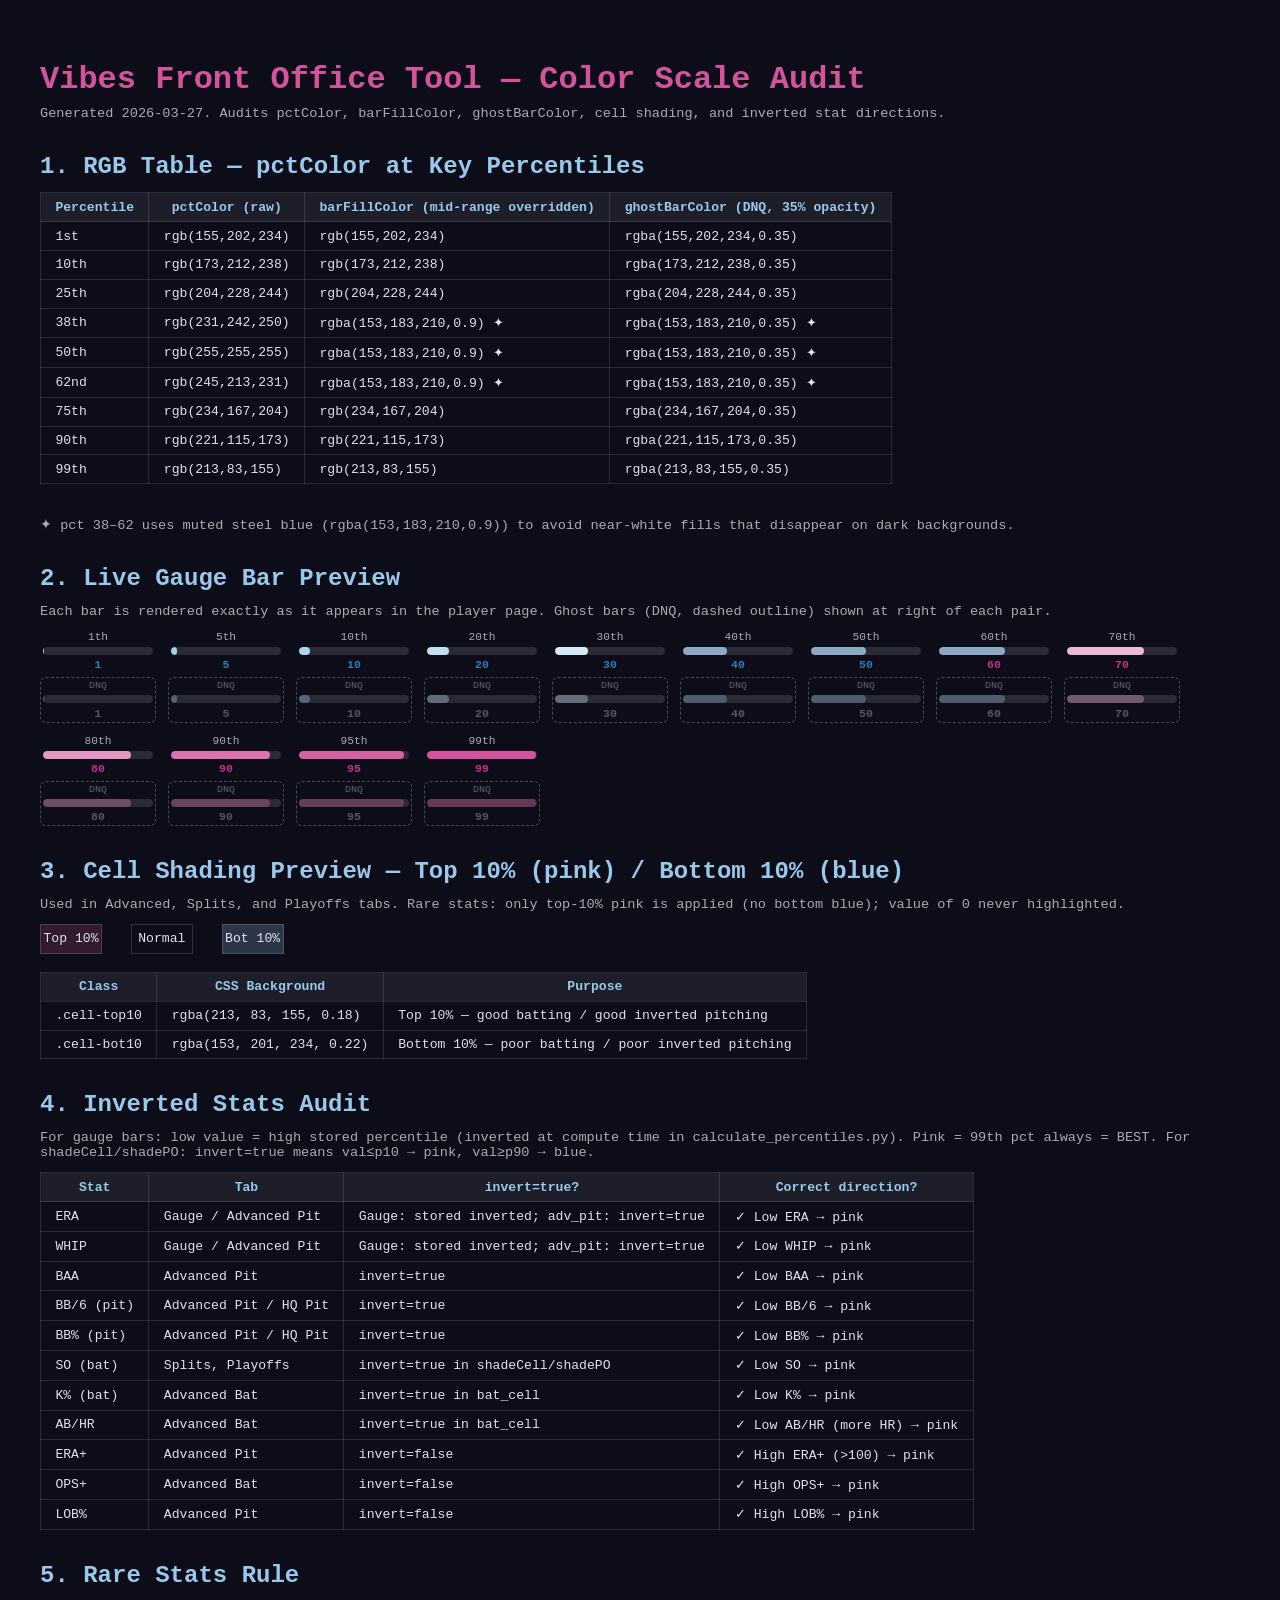
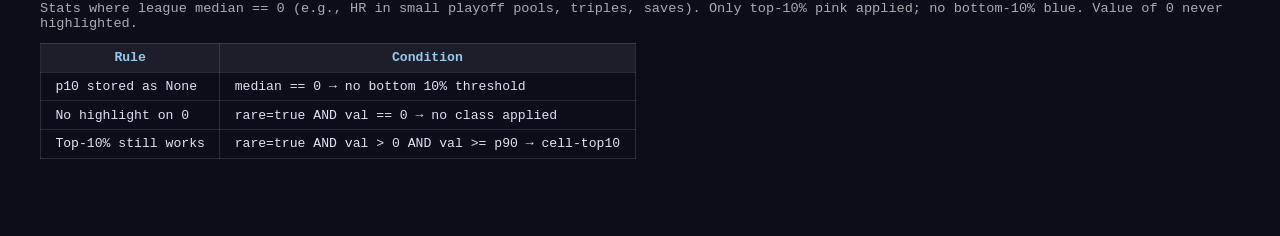
<file: static/color_test.html>
<!DOCTYPE html>
<html lang="en">
<head>
<meta charset="UTF-8">
<title>Vibes Front Office Tool — Color Scale Audit</title>
<style>
  body { background:#0d0d1a; color:#e0e0ef; font-family:'SF Mono',monospace; padding:2rem; }
  h1   { color:#d5539b; margin-bottom:.5rem; }
  h2   { color:#99c9ea; margin-top:2rem; margin-bottom:.75rem; }
  p    { color:rgba(255,255,255,0.65); font-size:.85rem; margin:.25rem 0 .75rem; }
  table { border-collapse:collapse; margin-bottom:2rem; }
  th,td { padding:.4rem .9rem; border:1px solid rgba(255,255,255,0.12); font-size:.82rem; }
  th    { background:rgba(255,255,255,0.07); color:#99c9ea; }

  /* Gauge simulation */
  .gauge-row { display:flex; flex-wrap:wrap; gap:.75rem; margin-bottom:1.5rem; }
  .gauge { width:110px; }
  .gauge-label { font-size:.7rem; color:rgba(255,255,255,0.65); margin-bottom:.25rem; text-align:center; }
  .pbar-track  { height:8px; border-radius:4px; background:rgba(255,255,255,0.12); overflow:hidden; }
  .pbar-fill   { height:100%; border-radius:4px; }
  .pbar-value  { display:block; font-size:.72rem; font-weight:600; text-align:center; margin-top:.2rem; }

  /* Cell shading preview */
  .cell-top10 { background: rgba(213, 83, 155, 0.18) !important; }
  .cell-bot10 { background: rgba(153, 201, 234, 0.22) !important; }
  .cell-demo  { width:60px; height:28px; display:inline-block; border:1px solid rgba(255,255,255,0.15);
                text-align:center; line-height:28px; font-size:.82rem; }
</style>
</head>
<body>

<h1>Vibes Front Office Tool — Color Scale Audit</h1>
<p>Generated 2026-03-27. Audits pctColor, barFillColor, ghostBarColor, cell shading, and inverted stat directions.</p>

<h2>1. RGB Table — pctColor at Key Percentiles</h2>
<table>
  <tr><th>Percentile</th><th>pctColor (raw)</th><th>barFillColor (mid-range overridden)</th><th>ghostBarColor (DNQ, 35% opacity)</th></tr>
  <tr><td>1st</td>  <td>rgb(155,202,234)</td><td>rgb(155,202,234)</td>         <td>rgba(155,202,234,0.35)</td></tr>
  <tr><td>10th</td> <td>rgb(173,212,238)</td><td>rgb(173,212,238)</td>         <td>rgba(173,212,238,0.35)</td></tr>
  <tr><td>25th</td> <td>rgb(204,228,244)</td><td>rgb(204,228,244)</td>         <td>rgba(204,228,244,0.35)</td></tr>
  <tr><td>38th</td> <td>rgb(231,242,250)</td><td>rgba(153,183,210,0.9) ✦</td> <td>rgba(153,183,210,0.35) ✦</td></tr>
  <tr><td>50th</td> <td>rgb(255,255,255)</td><td>rgba(153,183,210,0.9) ✦</td> <td>rgba(153,183,210,0.35) ✦</td></tr>
  <tr><td>62nd</td> <td>rgb(245,213,231)</td><td>rgba(153,183,210,0.9) ✦</td> <td>rgba(153,183,210,0.35) ✦</td></tr>
  <tr><td>75th</td> <td>rgb(234,167,204)</td><td>rgb(234,167,204)</td>         <td>rgba(234,167,204,0.35)</td></tr>
  <tr><td>90th</td> <td>rgb(221,115,173)</td><td>rgb(221,115,173)</td>         <td>rgba(221,115,173,0.35)</td></tr>
  <tr><td>99th</td> <td>rgb(213,83,155)</td> <td>rgb(213,83,155)</td>          <td>rgba(213,83,155,0.35)</td></tr>
</table>
<p>✦ pct 38–62 uses muted steel blue (rgba(153,183,210,0.9)) to avoid near-white fills that disappear on dark backgrounds.</p>

<h2>2. Live Gauge Bar Preview</h2>
<p>Each bar is rendered exactly as it appears in the player page. Ghost bars (DNQ, dashed outline) shown at right of each pair.</p>
<div id="gauge-preview" class="gauge-row"></div>

<h2>3. Cell Shading Preview — Top 10% (pink) / Bottom 10% (blue)</h2>
<p>Used in Advanced, Splits, and Playoffs tabs. Rare stats: only top-10% pink is applied (no bottom blue); value of 0 never highlighted.</p>
<div>
  <span class="cell-demo cell-top10">Top 10%</span>&nbsp;&nbsp;
  <span class="cell-demo">Normal</span>&nbsp;&nbsp;
  <span class="cell-demo cell-bot10">Bot 10%</span>
</div>
<br>
<table>
  <tr><th>Class</th><th>CSS Background</th><th>Purpose</th></tr>
  <tr><td>.cell-top10</td><td>rgba(213, 83, 155, 0.18)</td><td>Top 10% — good batting / good inverted pitching</td></tr>
  <tr><td>.cell-bot10</td><td>rgba(153, 201, 234, 0.22)</td><td>Bottom 10% — poor batting / poor inverted pitching</td></tr>
</table>

<h2>4. Inverted Stats Audit</h2>
<p>For gauge bars: low value = high stored percentile (inverted at compute time in calculate_percentiles.py). Pink = 99th pct always = BEST.
For shadeCell/shadePO: invert=true means val≤p10 → pink, val≥p90 → blue.</p>
<table>
  <tr><th>Stat</th><th>Tab</th><th>invert=true?</th><th>Correct direction?</th></tr>
  <tr><td>ERA</td>       <td>Gauge / Advanced Pit</td><td>Gauge: stored inverted; adv_pit: invert=true</td><td>✓ Low ERA → pink</td></tr>
  <tr><td>WHIP</td>      <td>Gauge / Advanced Pit</td><td>Gauge: stored inverted; adv_pit: invert=true</td><td>✓ Low WHIP → pink</td></tr>
  <tr><td>BAA</td>       <td>Advanced Pit</td><td>invert=true</td><td>✓ Low BAA → pink</td></tr>
  <tr><td>BB/6 (pit)</td><td>Advanced Pit / HQ Pit</td><td>invert=true</td><td>✓ Low BB/6 → pink</td></tr>
  <tr><td>BB% (pit)</td> <td>Advanced Pit / HQ Pit</td><td>invert=true</td><td>✓ Low BB% → pink</td></tr>
  <tr><td>SO (bat)</td>  <td>Splits, Playoffs</td><td>invert=true in shadeCell/shadePO</td><td>✓ Low SO → pink</td></tr>
  <tr><td>K% (bat)</td>  <td>Advanced Bat</td><td>invert=true in bat_cell</td><td>✓ Low K% → pink</td></tr>
  <tr><td>AB/HR</td>     <td>Advanced Bat</td><td>invert=true in bat_cell</td><td>✓ Low AB/HR (more HR) → pink</td></tr>
  <tr><td>ERA+</td>      <td>Advanced Pit</td><td>invert=false</td><td>✓ High ERA+ (>100) → pink</td></tr>
  <tr><td>OPS+</td>      <td>Advanced Bat</td><td>invert=false</td><td>✓ High OPS+ → pink</td></tr>
  <tr><td>LOB%</td>      <td>Advanced Pit</td><td>invert=false</td><td>✓ High LOB% → pink</td></tr>
</table>

<h2>5. Rare Stats Rule</h2>
<p>Stats where league median == 0 (e.g., HR in small playoff pools, triples, saves). Only top-10% pink applied; no bottom-10% blue. Value of 0 never highlighted.</p>
<table>
  <tr><th>Rule</th><th>Condition</th></tr>
  <tr><td>p10 stored as None</td><td>median == 0 → no bottom 10% threshold</td></tr>
  <tr><td>No highlight on 0</td><td>rare=true AND val == 0 → no class applied</td></tr>
  <tr><td>Top-10% still works</td><td>rare=true AND val &gt; 0 AND val &gt;= p90 → cell-top10</td></tr>
</table>

<script>
function pctColor(pct) {
  const blue=[153,201,234],white=[255,255,255],pink=[213,83,155];
  let r,g,b;
  if (pct<=50) {
    const t=pct/50;
    r=Math.round(blue[0]+(white[0]-blue[0])*t);
    g=Math.round(blue[1]+(white[1]-blue[1])*t);
    b=Math.round(blue[2]+(white[2]-blue[2])*t);
  } else {
    const t=(pct-50)/49;
    r=Math.round(white[0]+(pink[0]-white[0])*t);
    g=Math.round(white[1]+(pink[1]-white[1])*t);
    b=Math.round(white[2]+(pink[2]-white[2])*t);
  }
  return `rgb(${r},${g},${b})`;
}
function barFillColor(pct) {
  if (pct>=38&&pct<=62) return 'rgba(153,183,210,0.9)';
  return pctColor(pct);
}
function ghostBarColor(pct) {
  if (pct>=38&&pct<=62) return 'rgba(153,183,210,0.35)';
  const c = pctColor(pct);
  return c.replace('rgb(','rgba(').replace(')',',0.35)');
}
function barTextColor(pct) { return pct<=50?'#2a7db5':'#c23087'; }

const row = document.getElementById('gauge-preview');
[1,5,10,20,30,40,50,60,70,80,90,95,99].forEach(p => {
  const col = document.createElement('div');
  col.style.cssText='display:flex;flex-direction:column;align-items:center;gap:6px';

  // Qualified bar
  const g1 = document.createElement('div');
  g1.className = 'gauge';
  const fill1 = barFillColor(p);
  const tcol1 = barTextColor(p);
  g1.innerHTML = `<div class="gauge-label">${p}th</div>
    <div class="pbar-track"><div class="pbar-fill" style="width:${p}%;background:${fill1}"></div></div>
    <span class="pbar-value" style="color:${tcol1}">${p}</span>`;

  // Ghost (DNQ) bar
  const g2 = document.createElement('div');
  g2.className = 'gauge';
  g2.style.cssText='border:1px dashed rgba(255,255,255,0.25);border-radius:6px;padding:2px';
  const fill2 = ghostBarColor(p);
  g2.innerHTML = `<div class="gauge-label" style="font-size:.62rem;color:rgba(255,255,255,0.35)">DNQ</div>
    <div class="pbar-track"><div class="pbar-fill" style="width:${p}%;background:${fill2}"></div></div>
    <span class="pbar-value" style="color:rgba(255,255,255,0.3)">${p}</span>`;

  col.appendChild(g1);
  col.appendChild(g2);
  row.appendChild(col);
});
</script>
</body>
</html>
</file>
